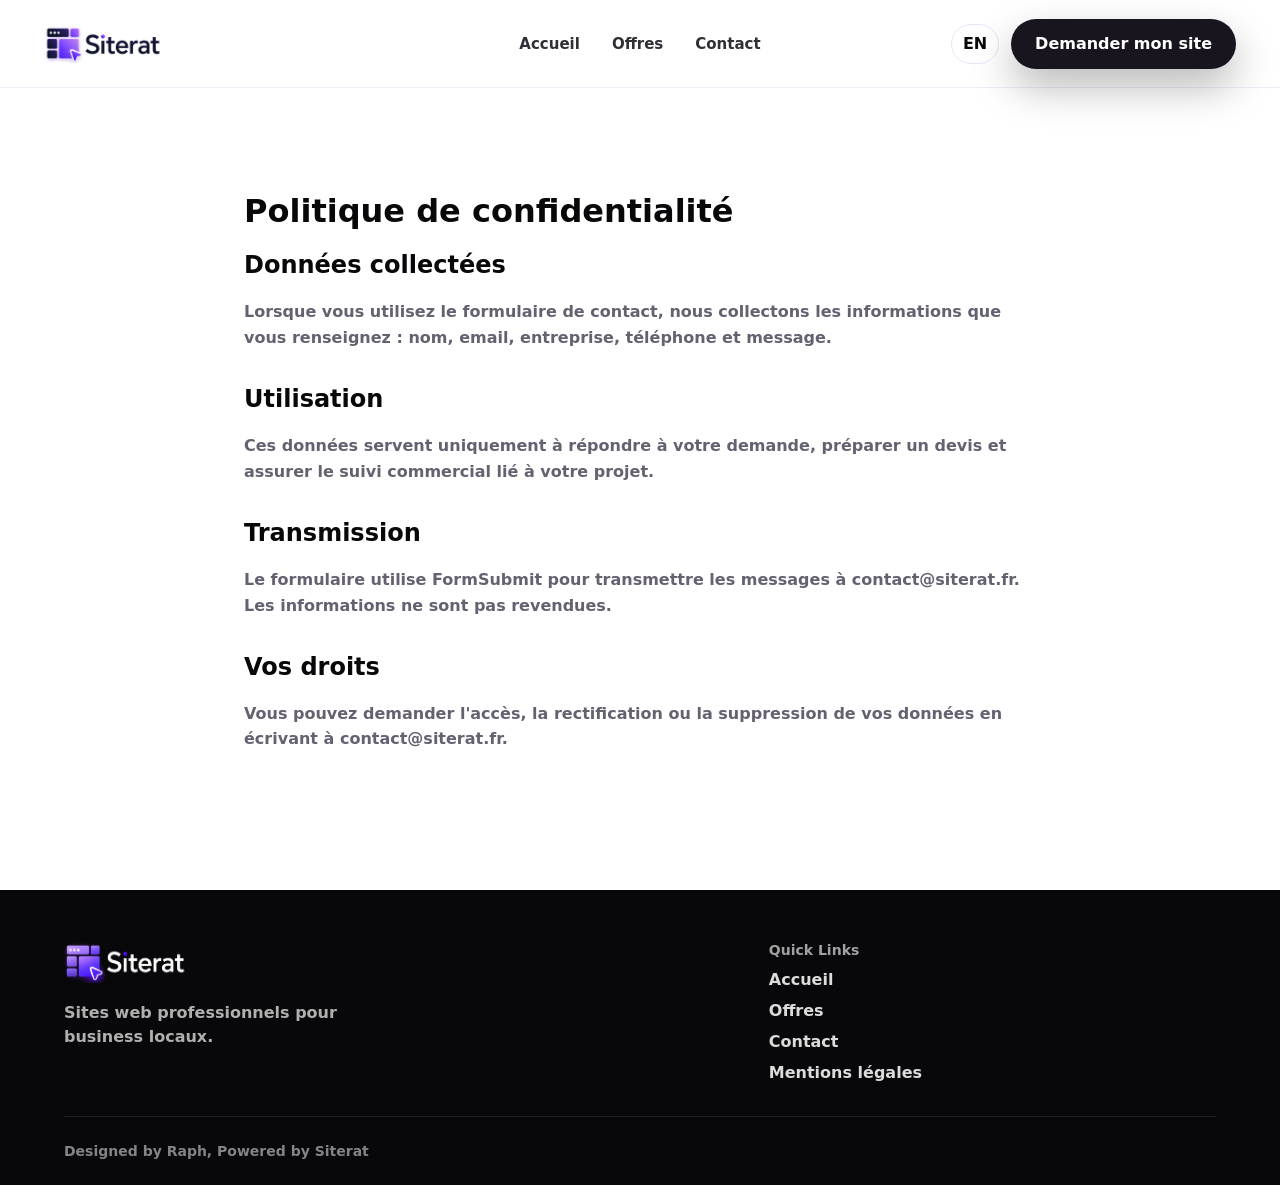
<file: confidentialite.html>
<!doctype html>
<html lang="fr">
  <head>
    <meta charset="utf-8" />
    <meta name="viewport" content="width=device-width, initial-scale=1" />
    <title>Confidentialit&eacute; | Siterat</title>
    <meta name="description" content="Politique de confidentialit&eacute; du site Siterat." />
    <link rel="canonical" href="https://siterat.fr/confidentialite.html" />
    <link rel="icon" href="assets/favicon.svg" type="image/svg+xml" />
    <link rel="stylesheet" href="styles.css" />
  </head>
  <body data-page="privacy">
    <header class="site-header" data-header><a class="brand" href="index.html"><img src="assets/Siterat_logo_white_background.png" alt="Siterat" /></a><button class="menu-button" type="button" aria-label="Menu" aria-expanded="false" data-menu-button><span></span><span></span><span></span></button><nav class="nav-links" data-nav><a href="index.html" data-fr="Accueil" data-en="Home">Accueil</a><a href="pricing.html" data-fr="Offres" data-en="Pricing">Offres</a><a href="contact.html">Contact</a></nav><div class="header-actions"><button class="lang-toggle" type="button" data-lang-toggle>EN</button><a class="button button-dark" href="contact.html"><span data-fr="Demander mon site" data-en="Request my site">Demander mon site</span></a></div></header>
    <main class="section-pad legal-page">
      <h1 data-fr="Politique de confidentialit&eacute;" data-en="Privacy policy">Politique de confidentialit&eacute;</h1>
      <section><h2 data-fr="Donn&eacute;es collect&eacute;es" data-en="Collected data">Donn&eacute;es collect&eacute;es</h2><p data-fr="Lorsque vous utilisez le formulaire de contact, nous collectons les informations que vous renseignez : nom, email, entreprise, t&eacute;l&eacute;phone et message." data-en="When you use the contact form, we collect the information you enter: name, email, company, phone and message.">Lorsque vous utilisez le formulaire de contact, nous collectons les informations que vous renseignez : nom, email, entreprise, t&eacute;l&eacute;phone et message.</p></section>
      <section><h2 data-fr="Utilisation" data-en="Use">Utilisation</h2><p data-fr="Ces donn&eacute;es servent uniquement &agrave; r&eacute;pondre &agrave; votre demande, pr&eacute;parer un devis et assurer le suivi commercial li&eacute; &agrave; votre projet." data-en="This data is only used to answer your request, prepare a quote and manage commercial follow-up related to your project.">Ces donn&eacute;es servent uniquement &agrave; r&eacute;pondre &agrave; votre demande, pr&eacute;parer un devis et assurer le suivi commercial li&eacute; &agrave; votre projet.</p></section>
      <section><h2 data-fr="Transmission" data-en="Transmission">Transmission</h2><p data-fr="Le formulaire utilise FormSubmit pour transmettre les messages &agrave; contact@siterat.fr. Les informations ne sont pas revendues." data-en="The form uses FormSubmit to send messages to contact@siterat.fr. Information is not resold.">Le formulaire utilise FormSubmit pour transmettre les messages &agrave; contact@siterat.fr. Les informations ne sont pas revendues.</p></section>
      <section><h2 data-fr="Vos droits" data-en="Your rights">Vos droits</h2><p data-fr="Vous pouvez demander l'acc&egrave;s, la rectification ou la suppression de vos donn&eacute;es en &eacute;crivant &agrave; contact@siterat.fr." data-en="You can request access, correction or deletion of your data by writing to contact@siterat.fr.">Vous pouvez demander l'acc&egrave;s, la rectification ou la suppression de vos donn&eacute;es en &eacute;crivant &agrave; <a href="mailto:contact@siterat.fr">contact@siterat.fr</a>.</p></section>
    </main>
    <footer class="site-footer"><div><a class="footer-brand" href="index.html"><img src="assets/Siterat_logo_lightblack_background.png" alt="Siterat" /></a><p data-fr="Sites web professionnels pour business locaux." data-en="Professional websites for local businesses.">Sites web professionnels pour business locaux.</p></div><nav class="footer-links"><strong>Quick Links</strong><a href="index.html" data-fr="Accueil" data-en="Home">Accueil</a><a href="pricing.html" data-fr="Offres" data-en="Pricing">Offres</a><a href="contact.html">Contact</a><a href="mentions-legales.html" data-fr="Mentions l&eacute;gales" data-en="Legal notice">Mentions l&eacute;gales</a></nav><div class="footer-bottom"><span>Designed by Raph, Powered by Siterat</span></div></footer>
    <a class="mobile-sticky-cta" href="contact.html" data-fr="Demander mon site" data-en="Request my site">Demander mon site</a>
    <script src="script.js"></script>
  </body>
</html>
</file>
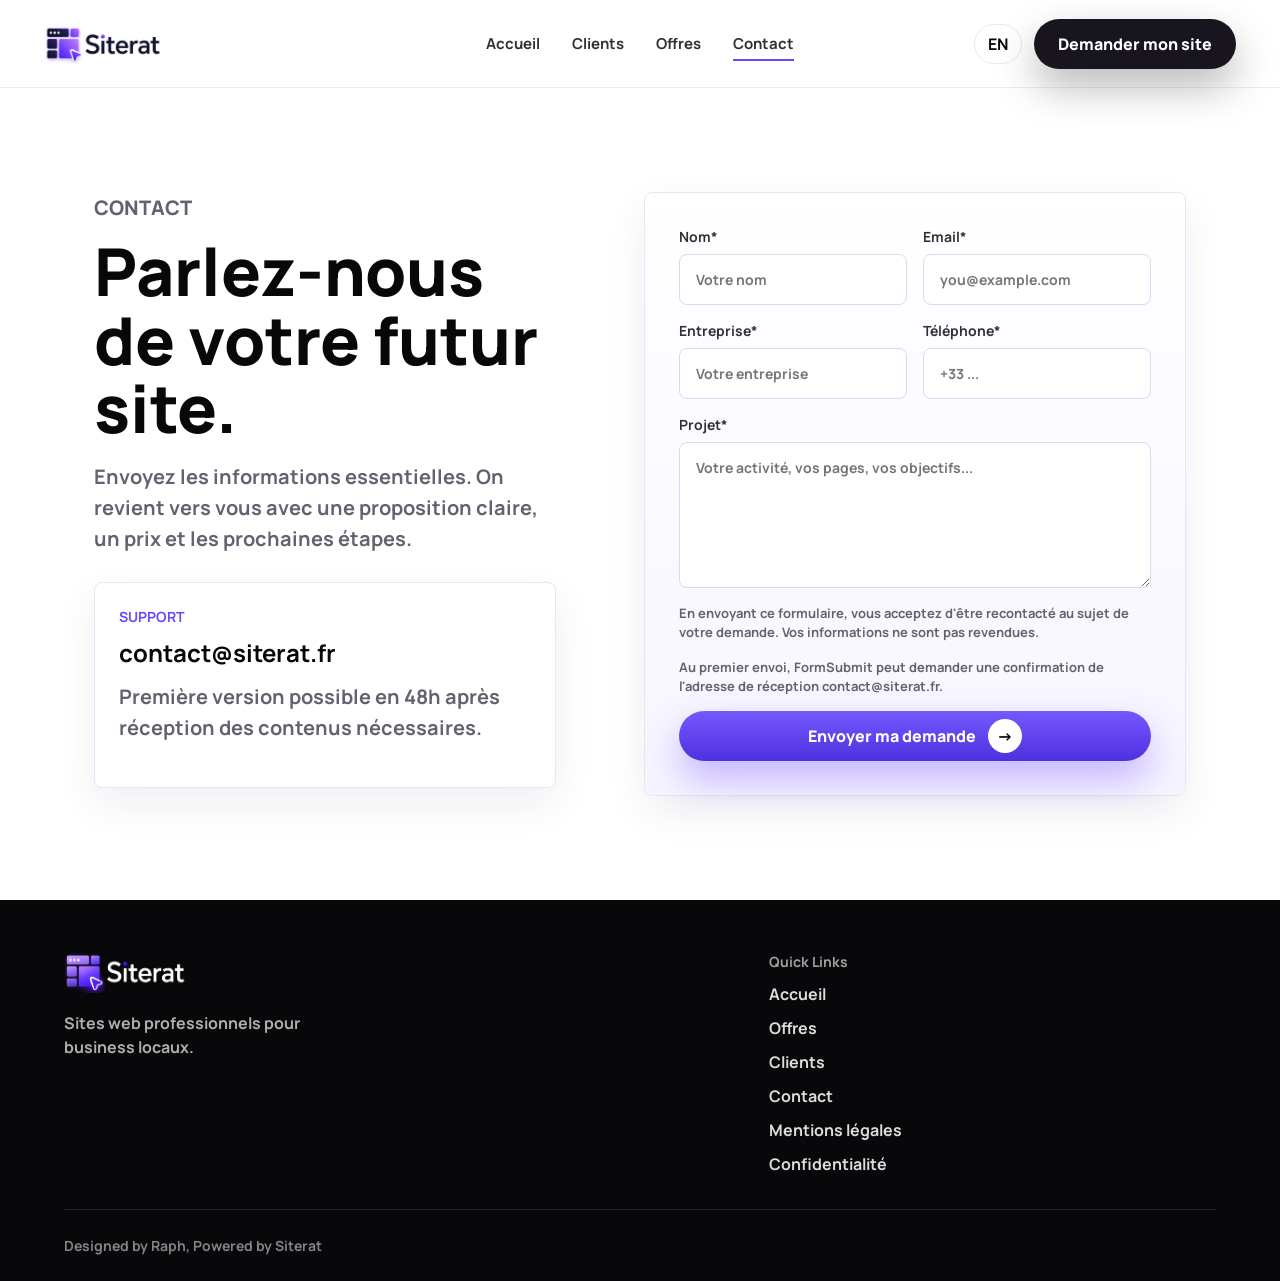
<file: contact.html>
<!doctype html>
<html lang="fr">
  <head>
    <meta charset="utf-8" />
    <meta name="viewport" content="width=device-width, initial-scale=1" />
    <title>Contact | Siterat</title>
    <meta name="description" content="Demandez un devis pour un site web professionnel Siterat. Premi&egrave;re version possible en 48h apr&egrave;s r&eacute;ception des contenus." />
    <link rel="canonical" href="https://siterat.fr/contact.html" />
    <meta name="theme-color" content="#6847ff" />
    <meta property="og:type" content="website" />
    <meta property="og:title" content="Contact | Siterat" />
    <meta property="og:description" content="Parlez-nous de votre futur site web professionnel." />
    <meta property="og:image" content="https://siterat.fr/assets/og-siterat.svg" />
    <link rel="icon" href="assets/favicon.svg" type="image/svg+xml" />
    <link rel="preconnect" href="https://fonts.googleapis.com" />
    <link rel="preconnect" href="https://fonts.gstatic.com" crossorigin />
    <link href="https://fonts.googleapis.com/css2?family=Manrope:wght@500;600;700;800&display=swap" rel="stylesheet" />
    <link rel="stylesheet" href="styles.css" />
  </head>
  <body data-page="contact">
    <header class="site-header" data-header>
      <a class="brand" href="index.html"><img src="assets/Siterat_logo_white_background.png" alt="Siterat" /></a>
      <button class="menu-button" type="button" aria-label="Menu" aria-expanded="false" data-menu-button><span></span><span></span><span></span></button>
      <nav class="nav-links" data-nav><a href="index.html" data-fr="Accueil" data-en="Home">Accueil</a><a href="customers.html" data-fr="Clients" data-en="Customers">Clients</a><a href="pricing.html" data-fr="Offres" data-en="Pricing">Offres</a><a href="contact.html" aria-current="page">Contact</a></nav>
      <div class="header-actions"><button class="lang-toggle" type="button" data-lang-toggle>EN</button><a class="button button-dark" href="contact.html"><span data-fr="Demander mon site" data-en="Request my site">Demander mon site</span></a></div>
    </header>
    <main>
      <section class="contact-hero section-pad">
        <div class="contact-copy reveal">
          <p class="eyebrow">Contact</p>
          <h1 data-fr="Parlez-nous de votre futur site." data-en="Tell us about your future website.">Parlez-nous de votre futur site.</h1>
          <p data-fr="Envoyez les informations essentielles. On revient vers vous avec une proposition claire, un prix et les prochaines &eacute;tapes." data-en="Send the essentials. We'll come back with a clear proposal, a price and next steps.">Envoyez les informations essentielles. On revient vers vous avec une proposition claire, un prix et les prochaines &eacute;tapes.</p>
          <div class="support-card"><span>Support</span><a href="mailto:contact@siterat.fr">contact@siterat.fr</a><p data-fr="Premi&egrave;re version possible en 48h apr&egrave;s r&eacute;ception des contenus n&eacute;cessaires." data-en="First version possible in 48h after receiving the required content.">Premi&egrave;re version possible en 48h apr&egrave;s r&eacute;ception des contenus n&eacute;cessaires.</p></div>
        </div>
        <div>
          <div class="success-banner" data-success-banner data-fr="Message envoy&eacute;. On revient vite vers vous." data-en="Message sent. We'll get back to you soon.">Message envoy&eacute;. On revient vite vers vous.</div>
          <form class="contact-form reveal" action="https://formsubmit.co/contact@siterat.fr" method="POST">
            <input type="hidden" name="_subject" value="Nouvelle demande de site Siterat" />
            <input type="hidden" name="_captcha" value="false" />
            <input type="hidden" name="_template" value="table" />
            <input type="hidden" name="_next" value="https://siterat.fr/contact.html?sent=true" />
            <label class="hp-field">Ne pas remplir<input type="text" name="_honey" tabindex="-1" autocomplete="off" /></label>
            <label><span data-fr="Nom*" data-en="Name*">Nom*</span><input type="text" name="name" data-fr-placeholder="Votre nom" data-en-placeholder="Your name" placeholder="Votre nom" required /></label>
            <label><span>Email*</span><input type="email" name="email" placeholder="you@example.com" required /></label>
            <label><span data-fr="Entreprise*" data-en="Company*">Entreprise*</span><input type="text" name="company" data-fr-placeholder="Votre entreprise" data-en-placeholder="Your company" placeholder="Votre entreprise" required /></label>
            <label><span data-fr="T&eacute;l&eacute;phone*" data-en="Phone*">T&eacute;l&eacute;phone*</span><input type="tel" name="phone" placeholder="+33 ..." required /></label>
            <label class="full-field"><span data-fr="Projet*" data-en="Project*">Projet*</span><textarea name="message" rows="6" data-fr-placeholder="Votre activit&eacute;, vos pages, vos objectifs..." data-en-placeholder="Your business, pages, goals..." placeholder="Votre activit&eacute;, vos pages, vos objectifs..." required></textarea></label>
            <p class="form-note" data-fr="En envoyant ce formulaire, vous acceptez d'&ecirc;tre recontact&eacute; au sujet de votre demande. Vos informations ne sont pas revendues." data-en="By sending this form, you agree to be contacted about your request. Your information is not sold.">En envoyant ce formulaire, vous acceptez d'&ecirc;tre recontact&eacute; au sujet de votre demande. Vos informations ne sont pas revendues.</p>
            <p class="form-note" data-fr="Au premier envoi, FormSubmit peut demander une confirmation de l'adresse de r&eacute;ception contact@siterat.fr." data-en="On first submission, FormSubmit may ask to confirm the receiving address contact@siterat.fr.">Au premier envoi, FormSubmit peut demander une confirmation de l'adresse de r&eacute;ception contact@siterat.fr.</p>
            <button class="button button-violet form-button" type="submit"><span data-fr="Envoyer ma demande" data-en="Send my request">Envoyer ma demande</span><i aria-hidden="true">&rarr;</i></button>
          </form>
        </div>
      </section>
    </main>
    <footer class="site-footer"><div><a class="footer-brand" href="index.html"><img src="assets/Siterat_logo_lightblack_background.png" alt="Siterat" /></a><p data-fr="Sites web professionnels pour business locaux." data-en="Professional websites for local businesses.">Sites web professionnels pour business locaux.</p></div><nav class="footer-links"><strong>Quick Links</strong><a href="index.html" data-fr="Accueil" data-en="Home">Accueil</a><a href="pricing.html" data-fr="Offres" data-en="Pricing">Offres</a><a href="customers.html" data-fr="Clients" data-en="Customers">Clients</a><a href="contact.html">Contact</a><a href="mentions-legales.html" data-fr="Mentions l&eacute;gales" data-en="Legal notice">Mentions l&eacute;gales</a><a href="confidentialite.html" data-fr="Confidentialit&eacute;" data-en="Privacy">Confidentialit&eacute;</a></nav><div class="footer-bottom"><span>Designed by Raph, Powered by Siterat</span></div></footer>
    <a class="mobile-sticky-cta" href="contact.html" data-fr="Demander mon site" data-en="Request my site">Demander mon site</a>
    <script src="script.js"></script>
  </body>
</html>
</file>
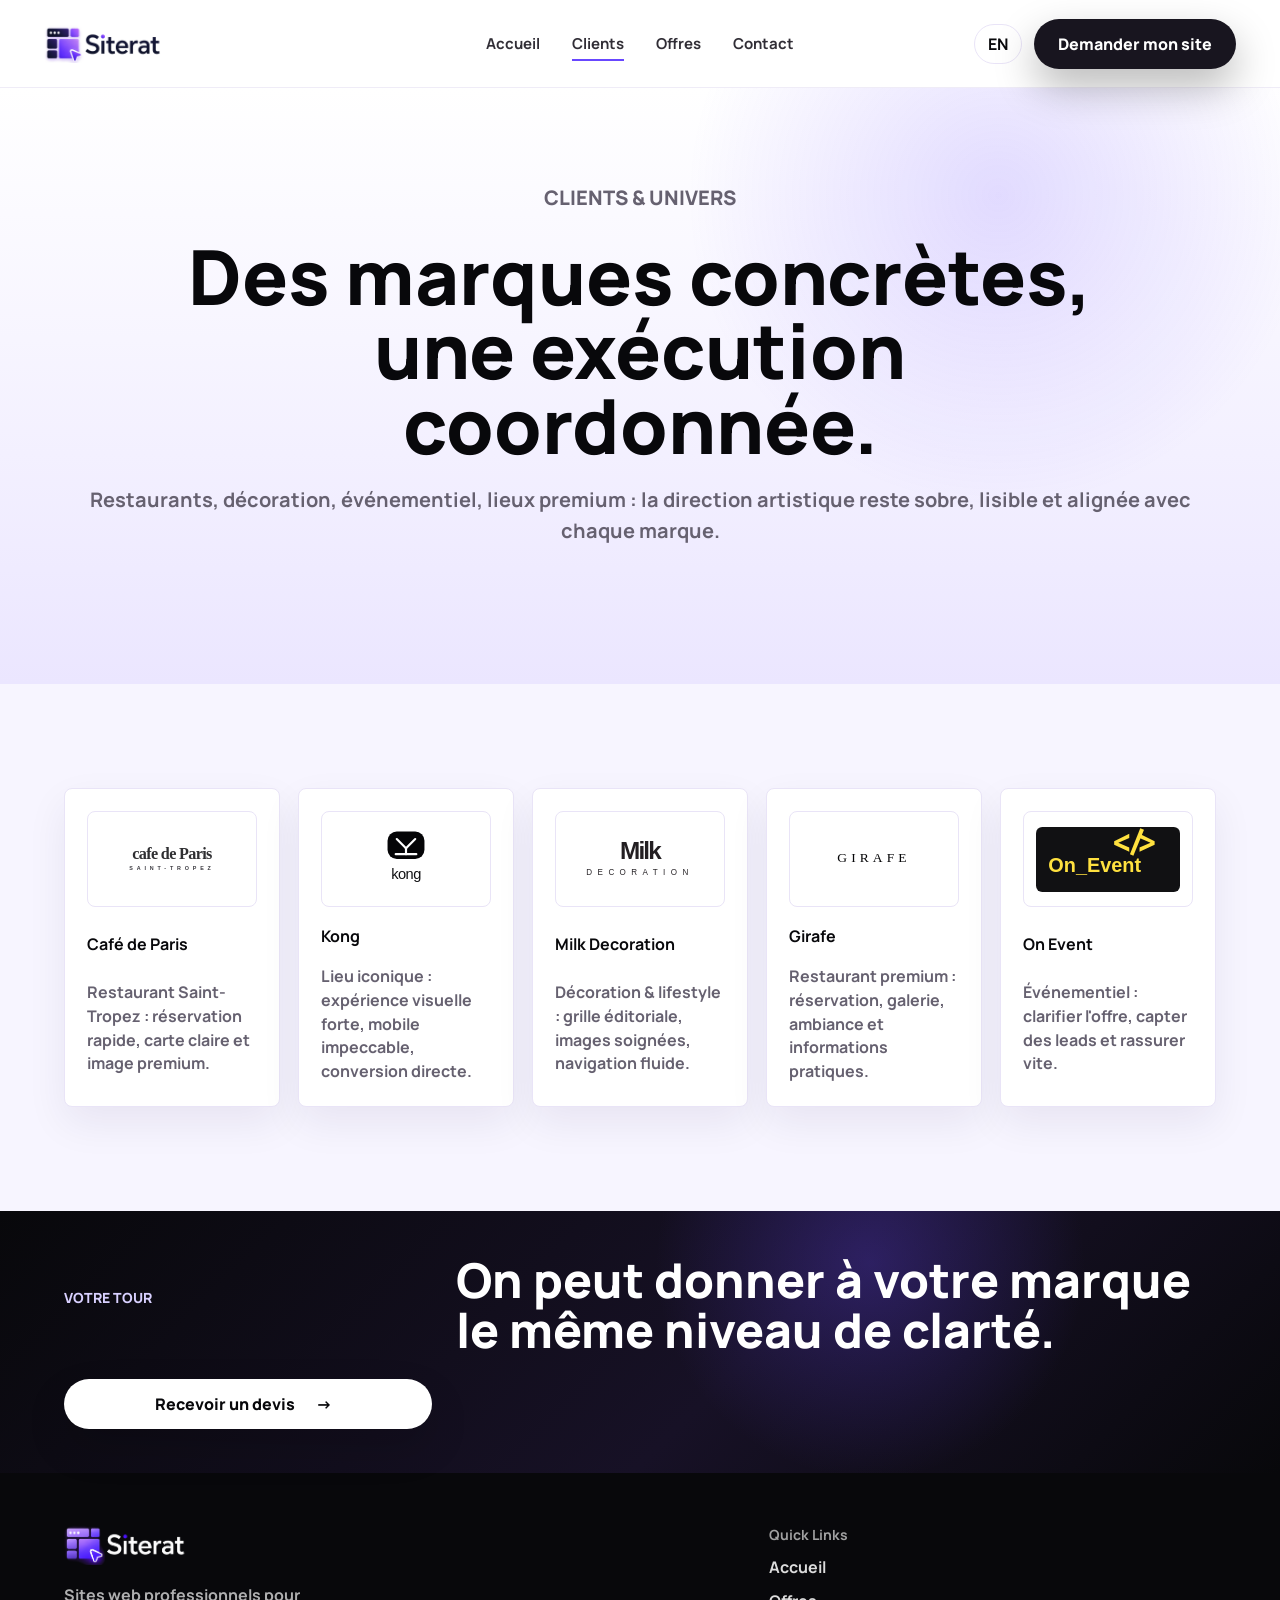
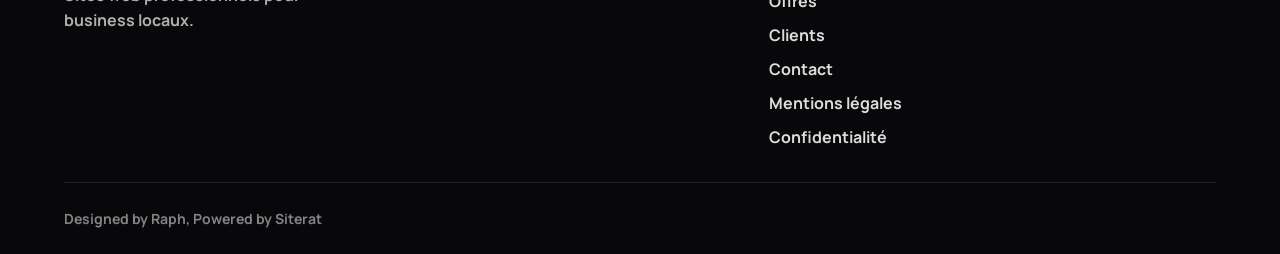
<file: customers.html>
<!doctype html>
<html lang="fr">
  <head>
    <meta charset="utf-8" />
    <meta name="viewport" content="width=device-width, initial-scale=1" />
    <title>Clients | Siterat</title>
    <meta name="description" content="Logos, univers clients et exemples de sites professionnels coordonn&eacute;s par Siterat." />
    <link rel="canonical" href="https://siterat.fr/customers.html" />
    <meta property="og:title" content="Clients | Siterat" />
    <meta property="og:description" content="Des univers concrets pour restaurants, lieux premium, d&eacute;coration et &eacute;v&eacute;nementiel." />
    <meta property="og:image" content="https://siterat.fr/assets/og-siterat.svg" />
    <link rel="icon" href="assets/favicon.svg" type="image/svg+xml" />
    <link rel="preconnect" href="https://fonts.googleapis.com" />
    <link rel="preconnect" href="https://fonts.gstatic.com" crossorigin />
    <link href="https://fonts.googleapis.com/css2?family=Manrope:wght@500;600;700;800&display=swap" rel="stylesheet" />
    <link rel="stylesheet" href="styles.css" />
  </head>
  <body data-page="customers">
    <header class="site-header" data-header><a class="brand" href="index.html"><img src="assets/Siterat_logo_white_background.png" alt="Siterat" /></a><button class="menu-button" type="button" aria-label="Menu" aria-expanded="false" data-menu-button><span></span><span></span><span></span></button><nav class="nav-links" data-nav><a href="index.html" data-fr="Accueil" data-en="Home">Accueil</a><a href="customers.html" aria-current="page" data-fr="Clients" data-en="Customers">Clients</a><a href="pricing.html" data-fr="Offres" data-en="Pricing">Offres</a><a href="contact.html">Contact</a></nav><div class="header-actions"><button class="lang-toggle" type="button" data-lang-toggle>EN</button><a class="button button-dark" href="contact.html"><span data-fr="Demander mon site" data-en="Request my site">Demander mon site</span></a></div></header>
    <main>
      <section class="page-hero"><div class="page-hero-inner reveal"><p class="eyebrow" data-fr="Clients &amp; univers" data-en="Clients &amp; worlds">Clients &amp; univers</p><h1 data-fr="Des marques concr&egrave;tes, une ex&eacute;cution coordonn&eacute;e." data-en="Real brands, coordinated execution.">Des marques concr&egrave;tes, une ex&eacute;cution coordonn&eacute;e.</h1><p data-fr="Restaurants, d&eacute;coration, &eacute;v&eacute;nementiel, lieux premium : la direction artistique reste sobre, lisible et align&eacute;e avec chaque marque." data-en="Restaurants, decor, events, premium venues: art direction stays clean, readable and aligned with each brand.">Restaurants, d&eacute;coration, &eacute;v&eacute;nementiel, lieux premium : la direction artistique reste sobre, lisible et align&eacute;e avec chaque marque.</p></div></section>
      <section class="logo-wall section-pad"><div class="customer-grid">
        <article class="customer-card reveal"><img src="assets/logo-cafe-de-paris.svg" alt="Caf&eacute; de Paris" /><strong>Caf&eacute; de Paris</strong><p data-fr="Restaurant Saint-Tropez : r&eacute;servation rapide, carte claire et image premium." data-en="Saint-Tropez restaurant: fast booking, clear menu and premium image.">Restaurant Saint-Tropez : r&eacute;servation rapide, carte claire et image premium.</p></article>
        <article class="customer-card reveal"><img src="assets/logo-kong.svg" alt="Kong" /><strong>Kong</strong><p data-fr="Lieu iconique : exp&eacute;rience visuelle forte, mobile impeccable, conversion directe." data-en="Iconic venue: strong visual experience, flawless mobile and direct conversion.">Lieu iconique : exp&eacute;rience visuelle forte, mobile impeccable, conversion directe.</p></article>
        <article class="customer-card reveal"><img src="assets/logo-milk-decoration.svg" alt="Milk Decoration" /><strong>Milk Decoration</strong><p data-fr="D&eacute;coration &amp; lifestyle : grille &eacute;ditoriale, images soign&eacute;es, navigation fluide." data-en="Decor and lifestyle: editorial grid, polished imagery and fluid navigation.">D&eacute;coration &amp; lifestyle : grille &eacute;ditoriale, images soign&eacute;es, navigation fluide.</p></article>
        <article class="customer-card reveal"><img src="assets/logo-girafe.svg" alt="Girafe" /><strong>Girafe</strong><p data-fr="Restaurant premium : r&eacute;servation, galerie, ambiance et informations pratiques." data-en="Premium restaurant: booking, gallery, atmosphere and practical info.">Restaurant premium : r&eacute;servation, galerie, ambiance et informations pratiques.</p></article>
        <article class="customer-card reveal"><img src="assets/logo-on-event-colored.svg" alt="On Event" /><strong>On Event</strong><p data-fr="&Eacute;v&eacute;nementiel : clarifier l'offre, capter des leads et rassurer vite." data-en="Events: clarify the offer, capture leads and build trust fast.">&Eacute;v&eacute;nementiel : clarifier l'offre, capter des leads et rassurer vite.</p></article>
      </div></section>
      <section class="bottom-cta"><div class="bottom-cta-inner reveal"><p class="eyebrow" data-fr="Votre tour" data-en="Your turn">Votre tour</p><h2 data-fr="On peut donner &agrave; votre marque le m&ecirc;me niveau de clart&eacute;." data-en="We can give your brand the same level of clarity.">On peut donner &agrave; votre marque le m&ecirc;me niveau de clart&eacute;.</h2><a class="button button-light" href="contact.html"><span data-fr="Recevoir un devis" data-en="Get a quote">Recevoir un devis</span><i aria-hidden="true">&rarr;</i></a></div></section>
    </main>
    <footer class="site-footer"><div><a class="footer-brand" href="index.html"><img src="assets/Siterat_logo_lightblack_background.png" alt="Siterat" /></a><p data-fr="Sites web professionnels pour business locaux." data-en="Professional websites for local businesses.">Sites web professionnels pour business locaux.</p></div><nav class="footer-links"><strong>Quick Links</strong><a href="index.html" data-fr="Accueil" data-en="Home">Accueil</a><a href="pricing.html" data-fr="Offres" data-en="Pricing">Offres</a><a href="customers.html" data-fr="Clients" data-en="Customers">Clients</a><a href="contact.html">Contact</a><a href="mentions-legales.html" data-fr="Mentions l&eacute;gales" data-en="Legal notice">Mentions l&eacute;gales</a><a href="confidentialite.html" data-fr="Confidentialit&eacute;" data-en="Privacy">Confidentialit&eacute;</a></nav><div class="footer-bottom"><span>Designed by Raph, Powered by Siterat</span></div></footer>
    <a class="mobile-sticky-cta" href="contact.html" data-fr="Demander mon site" data-en="Request my site">Demander mon site</a>
    <script src="script.js"></script>
  </body>
</html>
</file>
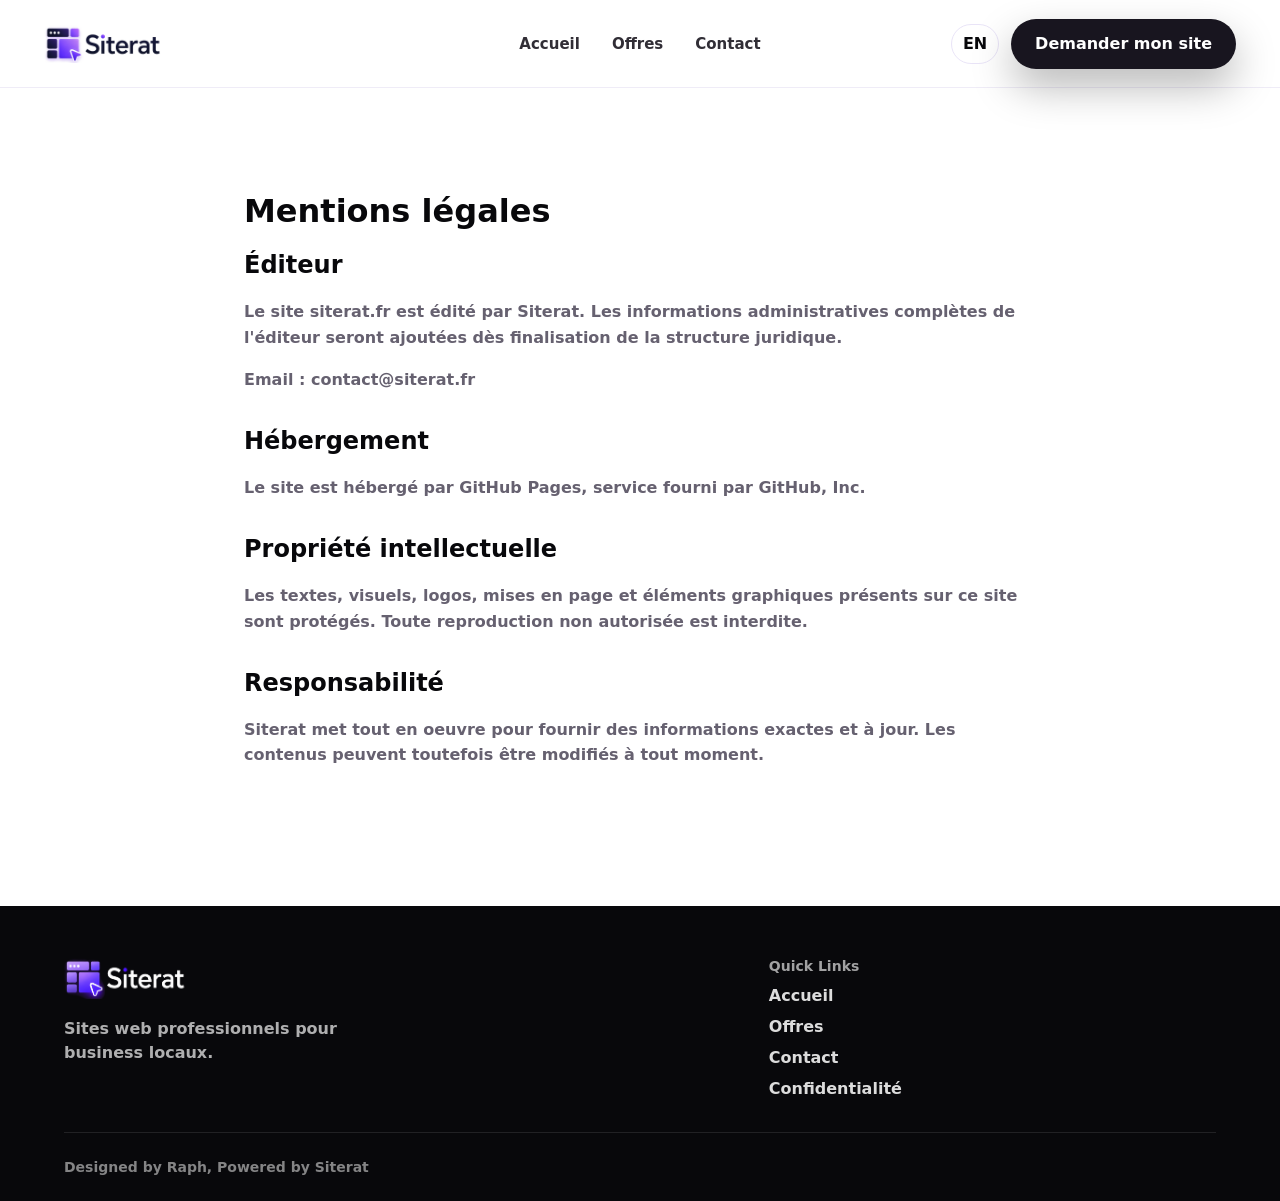
<file: mentions-legales.html>
<!doctype html>
<html lang="fr">
  <head>
    <meta charset="utf-8" />
    <meta name="viewport" content="width=device-width, initial-scale=1" />
    <title>Mentions l&eacute;gales | Siterat</title>
    <meta name="description" content="Mentions l&eacute;gales du site Siterat." />
    <link rel="canonical" href="https://siterat.fr/mentions-legales.html" />
    <link rel="icon" href="assets/favicon.svg" type="image/svg+xml" />
    <link rel="stylesheet" href="styles.css" />
  </head>
  <body data-page="legal">
    <header class="site-header" data-header><a class="brand" href="index.html"><img src="assets/Siterat_logo_white_background.png" alt="Siterat" /></a><button class="menu-button" type="button" aria-label="Menu" aria-expanded="false" data-menu-button><span></span><span></span><span></span></button><nav class="nav-links" data-nav><a href="index.html" data-fr="Accueil" data-en="Home">Accueil</a><a href="pricing.html" data-fr="Offres" data-en="Pricing">Offres</a><a href="contact.html">Contact</a></nav><div class="header-actions"><button class="lang-toggle" type="button" data-lang-toggle>EN</button><a class="button button-dark" href="contact.html"><span data-fr="Demander mon site" data-en="Request my site">Demander mon site</span></a></div></header>
    <main class="section-pad legal-page">
      <h1 data-fr="Mentions l&eacute;gales" data-en="Legal notice">Mentions l&eacute;gales</h1>
      <section><h2 data-fr="&Eacute;diteur" data-en="Publisher">&Eacute;diteur</h2><p data-fr="Le site siterat.fr est &eacute;dit&eacute; par Siterat. Les informations administratives compl&egrave;tes de l'&eacute;diteur seront ajout&eacute;es d&egrave;s finalisation de la structure juridique." data-en="The siterat.fr website is published by Siterat. Full administrative publisher details will be added once the legal structure is finalized.">Le site siterat.fr est &eacute;dit&eacute; par Siterat. Les informations administratives compl&egrave;tes de l'&eacute;diteur seront ajout&eacute;es d&egrave;s finalisation de la structure juridique.</p><p>Email : <a href="mailto:contact@siterat.fr">contact@siterat.fr</a></p></section>
      <section><h2 data-fr="H&eacute;bergement" data-en="Hosting">H&eacute;bergement</h2><p data-fr="Le site est h&eacute;berg&eacute; par GitHub Pages, service fourni par GitHub, Inc." data-en="The website is hosted by GitHub Pages, a service provided by GitHub, Inc.">Le site est h&eacute;berg&eacute; par GitHub Pages, service fourni par GitHub, Inc.</p></section>
      <section><h2 data-fr="Propri&eacute;t&eacute; intellectuelle" data-en="Intellectual property">Propri&eacute;t&eacute; intellectuelle</h2><p data-fr="Les textes, visuels, logos, mises en page et &eacute;l&eacute;ments graphiques pr&eacute;sents sur ce site sont prot&eacute;g&eacute;s. Toute reproduction non autoris&eacute;e est interdite." data-en="Texts, visuals, logos, layouts and graphic elements on this website are protected. Unauthorized reproduction is prohibited.">Les textes, visuels, logos, mises en page et &eacute;l&eacute;ments graphiques pr&eacute;sents sur ce site sont prot&eacute;g&eacute;s. Toute reproduction non autoris&eacute;e est interdite.</p></section>
      <section><h2 data-fr="Responsabilit&eacute;" data-en="Liability">Responsabilit&eacute;</h2><p data-fr="Siterat met tout en oeuvre pour fournir des informations exactes et &agrave; jour. Les contenus peuvent toutefois &ecirc;tre modifi&eacute;s &agrave; tout moment." data-en="Siterat makes every effort to provide accurate and up-to-date information. Content may be modified at any time.">Siterat met tout en oeuvre pour fournir des informations exactes et &agrave; jour. Les contenus peuvent toutefois &ecirc;tre modifi&eacute;s &agrave; tout moment.</p></section>
    </main>
    <footer class="site-footer"><div><a class="footer-brand" href="index.html"><img src="assets/Siterat_logo_lightblack_background.png" alt="Siterat" /></a><p data-fr="Sites web professionnels pour business locaux." data-en="Professional websites for local businesses.">Sites web professionnels pour business locaux.</p></div><nav class="footer-links"><strong>Quick Links</strong><a href="index.html" data-fr="Accueil" data-en="Home">Accueil</a><a href="pricing.html" data-fr="Offres" data-en="Pricing">Offres</a><a href="contact.html">Contact</a><a href="confidentialite.html" data-fr="Confidentialit&eacute;" data-en="Privacy">Confidentialit&eacute;</a></nav><div class="footer-bottom"><span>Designed by Raph, Powered by Siterat</span></div></footer>
    <a class="mobile-sticky-cta" href="contact.html" data-fr="Demander mon site" data-en="Request my site">Demander mon site</a>
    <script src="script.js"></script>
  </body>
</html>
</file>
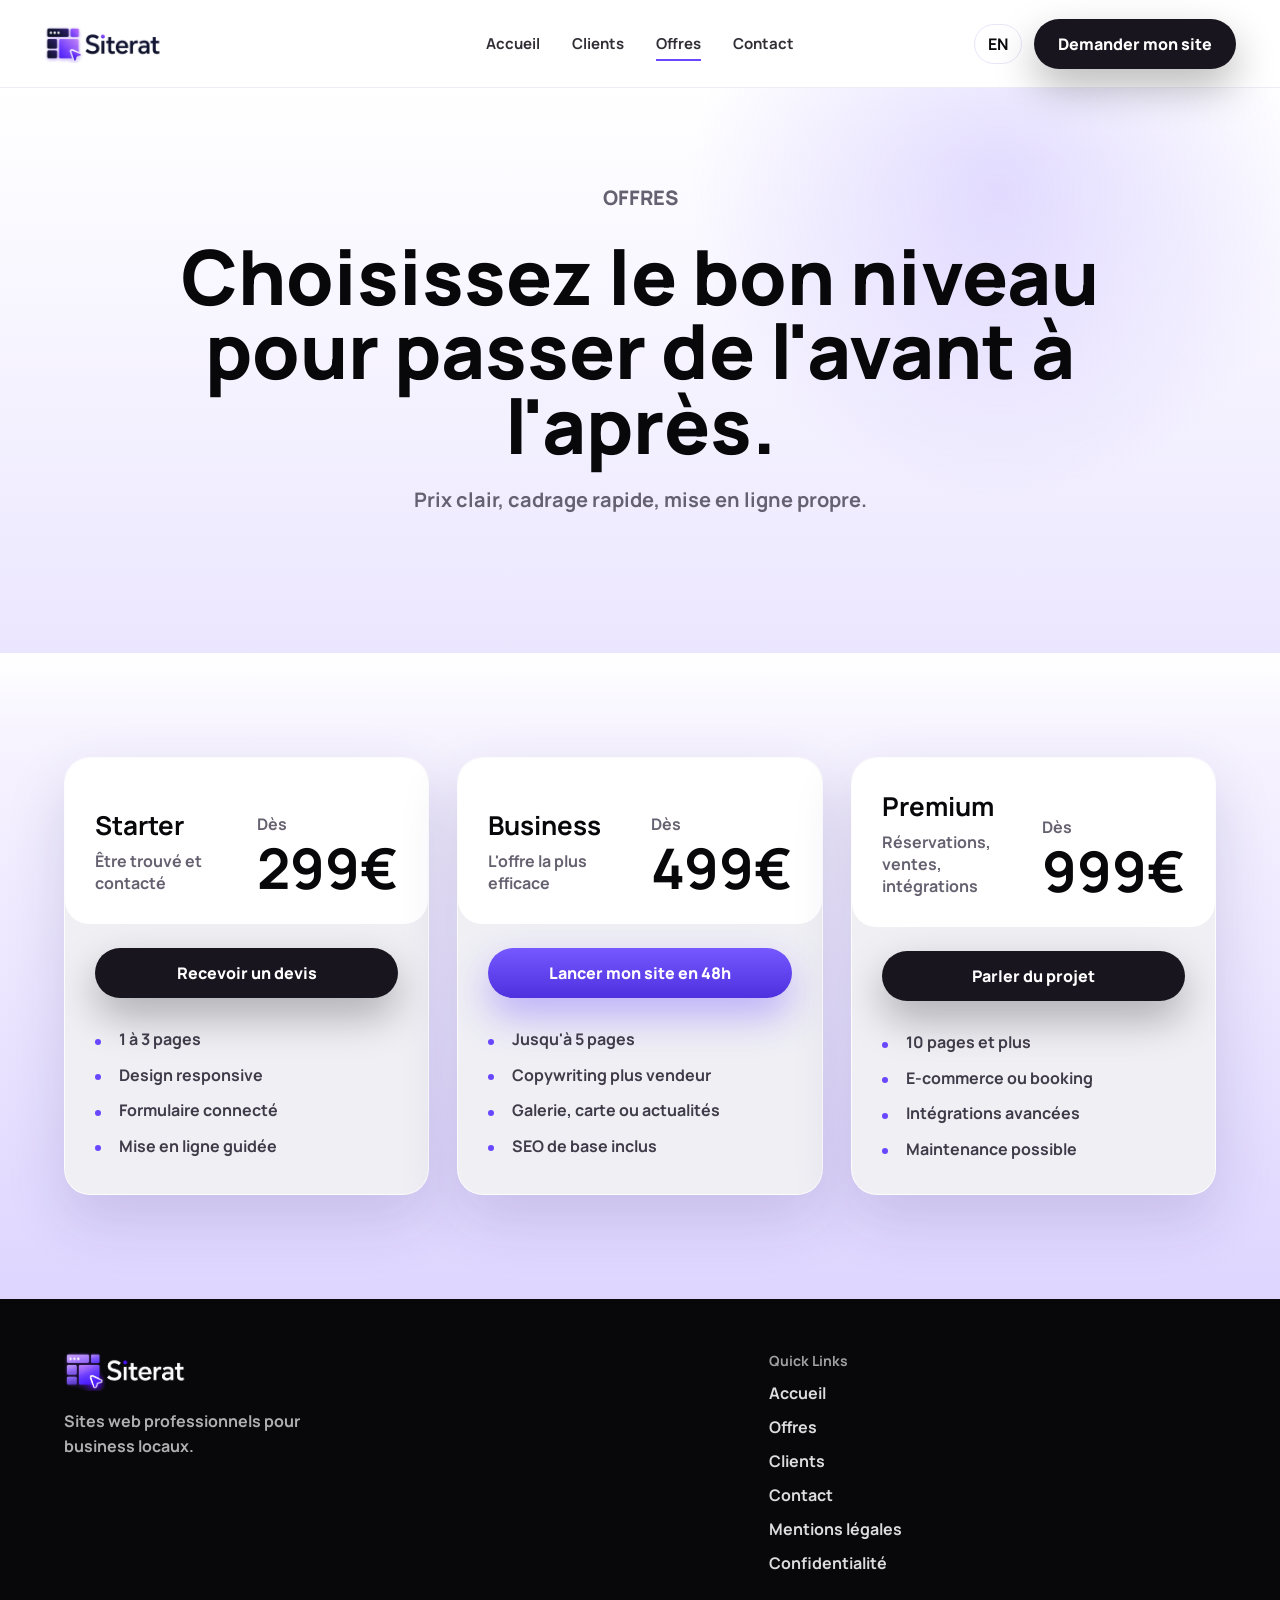
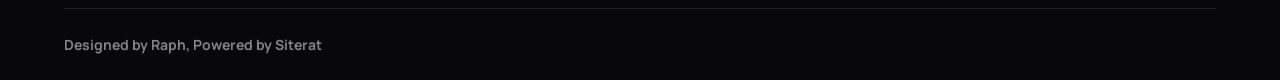
<file: pricing.html>
<!doctype html>
<html lang="fr">
  <head>
    <meta charset="utf-8" />
    <meta name="viewport" content="width=device-width, initial-scale=1" />
    <title>Offres | Siterat</title>
    <meta name="description" content="Offres Siterat pour cr&eacute;er un site web professionnel rapidement : Starter, Business et Premium." />
    <link rel="canonical" href="https://siterat.fr/pricing.html" />
    <meta property="og:title" content="Offres | Siterat" />
    <meta property="og:description" content="Des packs clairs &agrave; partir de 299&euro; pour lancer votre site professionnel." />
    <meta property="og:image" content="https://siterat.fr/assets/og-siterat.svg" />
    <link rel="icon" href="assets/favicon.svg" type="image/svg+xml" />
    <link rel="preconnect" href="https://fonts.googleapis.com" />
    <link rel="preconnect" href="https://fonts.gstatic.com" crossorigin />
    <link href="https://fonts.googleapis.com/css2?family=Manrope:wght@500;600;700;800&display=swap" rel="stylesheet" />
    <link rel="stylesheet" href="styles.css" />
  </head>
  <body data-page="pricing">
    <header class="site-header" data-header><a class="brand" href="index.html"><img src="assets/Siterat_logo_white_background.png" alt="Siterat" /></a><button class="menu-button" type="button" aria-label="Menu" aria-expanded="false" data-menu-button><span></span><span></span><span></span></button><nav class="nav-links" data-nav><a href="index.html" data-fr="Accueil" data-en="Home">Accueil</a><a href="customers.html" data-fr="Clients" data-en="Customers">Clients</a><a href="pricing.html" aria-current="page" data-fr="Offres" data-en="Pricing">Offres</a><a href="contact.html">Contact</a></nav><div class="header-actions"><button class="lang-toggle" type="button" data-lang-toggle>EN</button><a class="button button-dark" href="contact.html"><span data-fr="Demander mon site" data-en="Request my site">Demander mon site</span></a></div></header>
    <main>
      <section class="page-hero"><div class="page-hero-inner reveal"><p class="eyebrow" data-fr="Offres" data-en="Plans">Offres</p><h1 data-fr="Choisissez le bon niveau pour passer de l'avant &agrave; l'apr&egrave;s." data-en="Choose the right level to move from before to after.">Choisissez le bon niveau pour passer de l'avant &agrave; l'apr&egrave;s.</h1><p data-fr="Prix clair, cadrage rapide, mise en ligne propre." data-en="Clear pricing, fast structure, clean launch.">Prix clair, cadrage rapide, mise en ligne propre.</p></div></section>
      <section class="pricing-section section-pad"><div class="pricing-grid">
        <article class="price-card reveal"><div class="price-head"><div><h3>Starter</h3><p data-fr="&Ecirc;tre trouv&eacute; et contact&eacute;" data-en="Get found and contacted">&Ecirc;tre trouv&eacute; et contact&eacute;</p></div><div class="price"><span data-fr="D&egrave;s" data-en="From">D&egrave;s</span><strong>299&euro;</strong></div></div><a class="button button-dark full" href="contact.html"><span data-fr="Recevoir un devis" data-en="Get a quote">Recevoir un devis</span></a><ul><li data-fr="1 &agrave; 3 pages" data-en="1 to 3 pages">1 &agrave; 3 pages</li><li>Design responsive</li><li data-fr="Formulaire connect&eacute;" data-en="Connected form">Formulaire connect&eacute;</li><li data-fr="Mise en ligne guid&eacute;e" data-en="Guided launch">Mise en ligne guid&eacute;e</li></ul></article>
        <article class="price-card featured reveal"><div class="price-head"><div><h3>Business</h3><p data-fr="L'offre la plus efficace" data-en="The most efficient plan">L'offre la plus efficace</p></div><div class="price"><span data-fr="D&egrave;s" data-en="From">D&egrave;s</span><strong>499&euro;</strong></div></div><a class="button button-violet full" href="contact.html"><span data-fr="Lancer mon site en 48h" data-en="Launch my site in 48h">Lancer mon site en 48h</span></a><ul><li data-fr="Jusqu'&agrave; 5 pages" data-en="Up to 5 pages">Jusqu'&agrave; 5 pages</li><li>Copywriting plus vendeur</li><li data-fr="Galerie, carte ou actualit&eacute;s" data-en="Gallery, map or news">Galerie, carte ou actualit&eacute;s</li><li>SEO de base inclus</li></ul></article>
        <article class="price-card reveal"><div class="price-head"><div><h3>Premium</h3><p data-fr="R&eacute;servations, ventes, int&eacute;grations" data-en="Bookings, sales, integrations">R&eacute;servations, ventes, int&eacute;grations</p></div><div class="price"><span data-fr="D&egrave;s" data-en="From">D&egrave;s</span><strong>999&euro;</strong></div></div><a class="button button-dark full" href="contact.html"><span data-fr="Parler du projet" data-en="Discuss the project">Parler du projet</span></a><ul><li>10 pages et plus</li><li>E-commerce ou booking</li><li data-fr="Int&eacute;grations avanc&eacute;es" data-en="Advanced integrations">Int&eacute;grations avanc&eacute;es</li><li>Maintenance possible</li></ul></article>
      </div></section>
    </main>
    <footer class="site-footer"><div><a class="footer-brand" href="index.html"><img src="assets/Siterat_logo_lightblack_background.png" alt="Siterat" /></a><p data-fr="Sites web professionnels pour business locaux." data-en="Professional websites for local businesses.">Sites web professionnels pour business locaux.</p></div><nav class="footer-links"><strong>Quick Links</strong><a href="index.html" data-fr="Accueil" data-en="Home">Accueil</a><a href="pricing.html" data-fr="Offres" data-en="Pricing">Offres</a><a href="customers.html" data-fr="Clients" data-en="Customers">Clients</a><a href="contact.html">Contact</a><a href="mentions-legales.html" data-fr="Mentions l&eacute;gales" data-en="Legal notice">Mentions l&eacute;gales</a><a href="confidentialite.html" data-fr="Confidentialit&eacute;" data-en="Privacy">Confidentialit&eacute;</a></nav><div class="footer-bottom"><span>Designed by Raph, Powered by Siterat</span></div></footer>
    <a class="mobile-sticky-cta" href="contact.html" data-fr="Demander mon site" data-en="Request my site">Demander mon site</a>
    <script src="script.js"></script>
  </body>
</html>
</file>
<file: styles.css>
:root {
  --ink: #08080b;
  --ink-2: #18151f;
  --muted: #666170;
  --paper: #fff;
  --soft: #f7f5ff;
  --line: #e9e4f7;
  --lavender: #ded5ff;
  --violet: #6847ff;
  --violet-2: #4e31de;
  --yellow: #ffe13f;
  --radius: 8px;
  --shadow-soft: 0 24px 60px rgba(52, 38, 115, 0.16);
  --shadow-dark: 0 18px 42px rgba(0, 0, 0, 0.28);
}

* { box-sizing: border-box; }
html { scroll-behavior: smooth; }
body {
  margin: 0;
  color: var(--ink);
  background: var(--paper);
  font-family: Manrope, Inter, system-ui, -apple-system, BlinkMacSystemFont, "Segoe UI", sans-serif;
  font-weight: 700;
  letter-spacing: 0;
}
img { display: block; max-width: 100%; }
a { color: inherit; text-decoration: none; }
button, input, textarea { font: inherit; }
a:focus-visible, button:focus-visible, input:focus-visible, textarea:focus-visible, summary:focus-visible {
  outline: 3px solid rgba(104, 71, 255, 0.36);
  outline-offset: 3px;
}

.site-header {
  position: sticky;
  top: 0;
  z-index: 30;
  display: grid;
  grid-template-columns: 1fr auto 1fr;
  align-items: center;
  gap: 24px;
  min-height: 88px;
  padding: 16px clamp(20px, 4vw, 44px);
  background: rgba(255, 255, 255, 0.92);
  border-bottom: 1px solid rgba(238, 234, 247, 0.9);
  backdrop-filter: blur(18px);
}
.brand img { width: auto; max-width: 120px; max-height: 42px; object-fit: contain; }
.nav-links { display: flex; align-items: center; justify-content: center; gap: clamp(18px, 3vw, 32px); color: #312e36; font-size: 15px; }
.nav-links a { position: relative; padding: 10px 0; }
.nav-links a::after { position: absolute; right: 0; bottom: 3px; left: 0; height: 2px; content: ""; background: var(--violet); transform: scaleX(0); transition: transform 180ms ease; }
.nav-links a:hover::after, .nav-links a[aria-current="page"]::after { transform: scaleX(1); }
.header-actions { display: flex; justify-self: end; align-items: center; gap: 12px; }
.lang-toggle { width: 48px; height: 40px; border: 1px solid var(--line); border-radius: 999px; color: var(--ink); background: #fff; cursor: pointer; }
.menu-button { display: none; justify-self: end; width: 46px; height: 46px; border: 1px solid var(--line); border-radius: 999px; background: #fff; }
.menu-button span { display: block; width: 18px; height: 2px; margin: 4px auto; background: var(--ink); border-radius: 10px; }

.button {
  display: inline-flex;
  align-items: center;
  justify-content: center;
  gap: 12px;
  min-height: 50px;
  padding: 0 24px;
  border: 0;
  border-radius: 999px;
  cursor: pointer;
  font-weight: 800;
  line-height: 1;
  transition: transform 180ms ease, box-shadow 180ms ease;
}
.button:hover { transform: translateY(-2px); }
.button i { display: grid; width: 34px; height: 34px; place-items: center; color: var(--ink); background: #fff; border-radius: 999px; font-style: normal; }
.button-dark { color: #fff; background: var(--ink-2); box-shadow: var(--shadow-dark); }
.button-violet { color: #fff; background: linear-gradient(180deg, #7658ff, var(--violet-2)); box-shadow: 0 18px 38px rgba(104, 71, 255, 0.38); }
.button-light { color: var(--ink); background: #fff; box-shadow: 0 18px 42px rgba(0, 0, 0, 0.14); }

.hero, .page-hero {
  position: relative;
  overflow: hidden;
  background:
    radial-gradient(circle at 78% 18%, rgba(104, 71, 255, 0.18), transparent 28%),
    linear-gradient(180deg, #fff 0%, #f7f5ff 42%, #ebe6ff 100%);
}
.hero-home {
  display: grid;
  grid-template-columns: minmax(0, 0.92fr) minmax(360px, 1.08fr);
  gap: clamp(34px, 6vw, 78px);
  align-items: center;
  min-height: calc(100vh - 88px);
  padding: 74px clamp(18px, 5vw, 64px) 88px;
}
.hero-copy { max-width: 720px; }
.announcement {
  display: inline-flex;
  align-items: center;
  gap: 10px;
  padding: 6px 14px 6px 6px;
  color: #211f27;
  background: rgba(255, 255, 255, 0.94);
  border: 1px solid #e9e3fb;
  border-radius: 999px;
  box-shadow: 0 14px 34px rgba(71, 53, 148, 0.16);
  font-size: 14px;
}
.announcement strong { padding: 6px 11px; color: var(--ink); background: var(--yellow); border-radius: 999px; font-size: 13px; }
h1, h2, h3, p { margin-top: 0; }
.hero h1, .page-hero h1 { margin: 26px 0 22px; font-size: 72px; line-height: 0.98; font-weight: 800; }
.page-hero h1 { max-width: 920px; margin-inline: auto; font-size: clamp(42px, 6vw, 76px); text-align: center; }
.hero p, .page-hero p, .section-heading p, .section-copy p, .contact-copy p { color: var(--muted); font-size: clamp(17px, 2vw, 20px); line-height: 1.55; }
.hero-actions { display: flex; flex-wrap: wrap; gap: 14px; margin-top: 32px; }

.comparison-card {
  position: relative;
  border: 1px solid rgba(255,255,255,.92);
  border-radius: 18px;
  background: rgba(255,255,255,.78);
  box-shadow: var(--shadow-soft);
  backdrop-filter: blur(16px);
  padding: 12px;
}
.comparison-card::before {
  position: absolute;
  inset: -18px;
  z-index: -1;
  content: "";
  background: radial-gradient(circle at 58% 42%, rgba(104,71,255,.2), transparent 38%);
  opacity: .75;
}
.comparison-labels {
  display: flex;
  justify-content: space-between;
  gap: 12px;
  padding: 4px 8px 12px;
  color: #4f485b;
  font-size: 12px;
  line-height: 1.3;
  text-transform: uppercase;
}
.comparison-labels span:last-child { color: var(--violet-2); }
.comparison-stage {
  position: relative;
  min-height: clamp(500px, 48vw, 570px);
  overflow: hidden;
  border-radius: 14px;
  background: #121018;
  isolation: isolate;
}
.mockup {
  position: absolute;
  inset: 0;
  padding: clamp(14px, 2.8vw, 24px);
}
.before-site {
  color: #312d38;
  background:
    linear-gradient(135deg, rgba(255,255,255,.9), rgba(225,222,232,.94)),
    repeating-linear-gradient(0deg, transparent 0 32px, rgba(8,8,11,.04) 32px 33px);
}
.old-window {
  display: grid;
  grid-template-rows: auto auto auto 1fr auto;
  gap: 16px;
  height: 100%;
  padding: clamp(14px, 2vw, 20px);
  border: 1px solid rgba(24,21,31,.16);
  border-radius: 12px;
  background: rgba(245,244,248,.92);
  box-shadow: inset 0 0 0 1px rgba(255,255,255,.7), 0 18px 45px rgba(24,21,31,.08);
}
.old-browser {
  display: flex;
  align-items: center;
  gap: 8px;
  min-height: 42px;
  padding: 12px;
  border-radius: 8px;
  background: #d1ccd9;
}
.old-browser span { width: 10px; height: 10px; border-radius: 50%; background: #918a9d; }
.old-browser em {
  min-width: 0;
  margin-left: 8px;
  overflow: hidden;
  color: #746d80;
  font-size: 12px;
  font-style: normal;
  font-weight: 700;
  text-overflow: ellipsis;
  white-space: nowrap;
}
.old-hero-block {
  display: grid;
  grid-template-columns: .72fr 1fr;
  gap: 18px;
  align-items: center;
}
.image-slot {
  --slot-fallback: linear-gradient(135deg, rgba(104,71,255,.28), rgba(8,8,11,.14)), linear-gradient(160deg, #f7f5ff 0%, #d9d2ff 48%, #171126 100%);
  background-color: #ebe8f2;
  background-image: var(--slot-image, linear-gradient(135deg, rgba(104,71,255,.28), rgba(8,8,11,.14))), var(--slot-fallback);
  background-position: center;
  background-size: cover;
}
.old-photo {
  min-height: 175px;
  border-radius: 8px;
  --slot-fallback: linear-gradient(135deg, rgba(8,8,11,.16), rgba(104,71,255,.12)), linear-gradient(160deg, #beb8c8 0%, #efedf3 55%, #aaa3b4 100%);
  filter: grayscale(.75);
}
.old-kicker, .live-kicker {
  margin-bottom: 8px;
  font-size: 12px;
  font-weight: 800;
  letter-spacing: 0;
  text-transform: uppercase;
}
.old-kicker { color: #716a7c; }
.old-window h2 {
  max-width: 420px;
  margin-bottom: 0;
  color: #2f2a38;
  font-size: clamp(28px, 3.4vw, 42px);
  line-height: 1;
}
.old-alert {
  width: max-content;
  max-width: 100%;
  padding: 10px 12px;
  border: 1px solid rgba(24,21,31,.12);
  border-radius: 8px;
  color: #5d5668;
  background: rgba(255,255,255,.62);
  font-size: 13px;
}
.old-feed {
  display: grid;
  gap: 12px;
  align-content: start;
}
.old-feed span {
  display: grid;
  grid-template-columns: 64px 1fr;
  gap: 12px;
  min-height: 70px;
  padding: 10px;
  border: 1px solid rgba(24,21,31,.08);
  border-radius: 8px;
  background: rgba(255,255,255,.54);
}
.old-feed b, .old-feed small, .old-contact-row span {
  display: block;
  border-radius: 7px;
  background: rgba(49,45,56,.16);
}
.old-feed b.image-slot {
  --slot-fallback: linear-gradient(135deg, rgba(49,45,56,.2), rgba(255,255,255,.34));
  background-image: var(--slot-image, linear-gradient(135deg, rgba(49,45,56,.2), rgba(255,255,255,.34))), var(--slot-fallback);
  background-position: center;
  background-size: cover;
}
.old-feed b { width: 64px; height: 50px; }
.old-feed small { height: 13px; margin-top: 6px; }
.old-contact-row {
  display: grid;
  grid-template-columns: 1.2fr .8fr .7fr;
  gap: 10px;
}
.old-contact-row span { height: 42px; }
.after-site {
  color: #fff;
  background:
    radial-gradient(circle at 82% 18%, rgba(104,71,255,.42), transparent 28%),
    linear-gradient(135deg, #08080b 0%, #171126 52%, #4e31de 100%);
  clip-path: inset(0 0 0 var(--split));
}
.live-site {
  display: grid;
  grid-template-rows: auto 1fr;
  height: 100%;
  overflow: hidden;
  border: 1px solid rgba(255,255,255,.16);
  border-radius: 14px;
  background: rgba(8,8,11,.86);
  box-shadow: 0 24px 70px rgba(0,0,0,.34);
}
.live-nav {
  display: flex;
  align-items: center;
  justify-content: space-between;
  gap: 14px;
  min-height: 62px;
  padding: 12px 16px;
  border-bottom: 1px solid rgba(255,255,255,.12);
  background: rgba(255,255,255,.06);
}
.live-nav strong { font-size: 18px; }
.live-nav nav { display: flex; gap: 14px; color: rgba(255,255,255,.7); font-size: 13px; }
.live-nav a, .live-map a {
  display: inline-flex;
  align-items: center;
  min-height: 34px;
  padding: 0 14px;
  border-radius: 999px;
  color: var(--ink);
  background: #fff;
  font-size: 13px;
  font-weight: 800;
}
.live-scroll {
  display: grid;
  gap: 14px;
  align-content: start;
  padding: 16px;
  transform: translateY(0);
  animation: livePreviewScroll 9s ease-in-out infinite;
}
.live-hero-panel {
  display: grid;
  grid-template-columns: minmax(0, 1.08fr) minmax(170px, .92fr);
  gap: 18px;
  align-items: center;
  min-height: 220px;
  padding: clamp(18px, 3vw, 28px);
  border-radius: 12px;
  background: linear-gradient(135deg, rgba(255,255,255,.98), rgba(246,244,255,.94));
  color: var(--ink);
}
.live-kicker { color: var(--violet-2); }
.live-hero-panel h2 {
  max-width: 460px;
  margin-bottom: 10px;
  font-size: clamp(27px, 3vw, 40px);
  line-height: .98;
}
.live-hero-panel p:not(.live-kicker) {
  max-width: 370px;
  margin-bottom: 0;
  color: #5d5668;
  font-size: 15px;
  line-height: 1.45;
}
.live-photo-grid {
  display: grid;
  grid-template-columns: 1fr .72fr;
  grid-template-rows: 1fr 1fr;
  gap: 9px;
  min-height: 178px;
}
.live-photo-grid span {
  overflow: hidden;
  border-radius: 10px;
}
.live-photo-grid .site-photo-main {
  grid-row: 1 / -1;
  --slot-fallback: linear-gradient(135deg, rgba(104,71,255,.28), rgba(8,8,11,.12)), linear-gradient(160deg, #f7f5ff 0%, #d9d2ff 48%, #171126 100%);
}
.live-photo-grid .site-photo-small { --slot-fallback: linear-gradient(140deg, #fff, #cbc2ff 55%, #4e31de); }
.live-photo-grid .site-photo-small.strong { --slot-fallback: linear-gradient(140deg, #18151f, #6847ff); }
.live-stats {
  display: grid;
  grid-template-columns: repeat(3, minmax(0, 1fr));
  gap: 10px;
}
.live-stats span, .live-menu article, .live-map {
  border: 1px solid rgba(255,255,255,.16);
  border-radius: 10px;
  background: rgba(255,255,255,.11);
  backdrop-filter: blur(12px);
}
.live-stats span {
  display: grid;
  gap: 3px;
  min-height: 76px;
  align-content: center;
  padding: 12px;
}
.live-stats b { font-size: 21px; }
.live-stats small { color: rgba(255,255,255,.72); }
.live-menu { display: grid; grid-template-columns: repeat(2, minmax(0, 1fr)); gap: 10px; }
.live-menu article {
  display: grid;
  grid-template-columns: 58px 1fr;
  gap: 12px;
  align-items: center;
  min-height: 86px;
  padding: 12px;
}
.live-menu article span {
  width: 58px;
  height: 58px;
  border-radius: 9px;
  --slot-fallback: linear-gradient(135deg, rgba(255,255,255,.92), rgba(104,71,255,.34));
}
.live-menu b, .live-menu small { display: block; }
.live-menu small { margin-top: 3px; color: rgba(255,255,255,.68); }
.live-map {
  display: grid;
  grid-template-columns: 44px 1fr auto;
  gap: 12px;
  align-items: center;
  min-height: 68px;
  padding: 12px;
}
.live-map span {
  width: 44px;
  height: 44px;
  border-radius: 50%;
  background: radial-gradient(circle, #fff 0 23%, rgba(255,255,255,.26) 24% 100%);
}
.live-map p { margin-bottom: 0; color: rgba(255,255,255,.84); font-size: 14px; }
.comparison-divider {
  position: absolute;
  top: 0;
  bottom: 0;
  left: var(--split);
  z-index: 3;
  width: 3px;
  background: #fff;
  box-shadow: 0 0 0 1px rgba(0,0,0,.08), 0 0 32px rgba(104,71,255,.55);
  transform: translateX(-1.5px);
}
.comparison-divider span {
  position: absolute;
  top: 50%;
  left: 50%;
  display: grid;
  width: 58px;
  height: 58px;
  place-items: center;
  border: 1px solid rgba(255,255,255,.86);
  border-radius: 50%;
  background: #fff;
  box-shadow: var(--shadow-dark);
  transform: translate(-50%, -50%);
}
.comparison-divider span::before, .comparison-divider span::after {
  position: absolute;
  width: 10px;
  height: 10px;
  content: "";
  border-top: 2px solid var(--violet-2);
  border-left: 2px solid var(--violet-2);
}
.comparison-divider span::before { transform: translateX(-6px) rotate(-45deg); }
.comparison-divider span::after { transform: translateX(6px) rotate(135deg); }
.comparison-range {
  position: absolute;
  inset: 0;
  z-index: 4;
  width: 100%;
  height: 100%;
  opacity: 0;
  cursor: ew-resize;
}
.drag-hint {
  margin: 12px 6px 0;
  color: var(--muted);
  font-size: 14px;
  text-align: center;
}
@keyframes livePreviewScroll {
  0%, 22% { transform: translateY(0); }
  48%, 68% { transform: translateY(-84px); }
  100% { transform: translateY(0); }
}
.client-strip { overflow: hidden; padding: 28px 0; background: #fff; border-block: 1px solid var(--line); }
.client-track { display: flex; width: max-content; gap: 22px; animation: marquee 30s linear infinite; }
.client-track img { width: 220px; height: 86px; object-fit: contain; padding: 16px; border: 1px solid var(--line); border-radius: var(--radius); background: #fff; box-shadow: 0 12px 30px rgba(43,34,91,.06); }
@keyframes marquee { to { transform: translateX(-50%); } }

.section-pad { padding: 104px clamp(20px, 5vw, 64px); }
.split-section, .contact-hero { display: grid; grid-template-columns: minmax(0,.92fr) minmax(0,1.08fr); gap: clamp(32px, 7vw, 88px); align-items: center; width: min(1220px, 100%); margin: 0 auto; }
.section-copy h2, .section-heading h2, .bottom-cta h2, .contact-copy h1 { margin-bottom: 18px; font-size: clamp(38px, 5.4vw, 66px); line-height: 1.04; font-weight: 800; }
.eyebrow { margin-bottom: 14px; color: var(--violet); font-size: 14px; font-weight: 800; text-transform: uppercase; }
.feature-stack, .faq-grid { display: grid; gap: 16px; }
.feature-card, .customer-card, .support-card, .contact-form, details, .deliverables-grid article { border: 1px solid var(--line); border-radius: var(--radius); background: #fff; box-shadow: 0 16px 40px rgba(28,21,66,.07); }
.feature-card { padding: 26px; }
.feature-card span, .deliverables-grid span { color: var(--violet); font-size: 14px; }
.feature-card h3 { margin: 10px 0 8px; font-size: 25px; }
.feature-card p { margin-bottom: 0; color: var(--muted); line-height: 1.5; }
.section-heading { max-width: 820px; margin: 0 auto 44px; text-align: center; }

.deliverables-section { background: #fbfaff; }
.deliverables-grid { display: grid; grid-template-columns: repeat(4, minmax(0, 1fr)); gap: 18px; width: min(1220px, 100%); margin: 0 auto; }
.deliverables-grid article { display: grid; gap: 12px; padding: 24px; }
.deliverables-grid strong { font-size: 20px; }
.deliverables-grid p { margin: 0; color: var(--muted); line-height: 1.5; }

.pricing-section { background: linear-gradient(180deg, #fff 0%, #f7f4ff 12%, var(--lavender) 100%); }
.pricing-grid { display: grid; grid-template-columns: repeat(3, minmax(0, 1fr)); gap: 28px; width: min(1220px, 100%); margin: 0 auto; }
.price-card { overflow: hidden; border: 1px solid rgba(255,255,255,.85); border-radius: 26px; background: #efeff4; box-shadow: var(--shadow-soft); }
.price-card.featured { transform: translateY(-16px); }
.price-head { display: grid; grid-template-columns: 1fr auto; gap: 18px; align-items: end; min-height: 166px; padding: 30px; background: #fff; border-radius: 24px; }
.price-head h3 { margin-bottom: 7px; font-size: 26px; }
.price-head p { margin-bottom: 0; color: var(--muted); }
.price span { display: block; margin-bottom: 6px; color: var(--muted); }
.price strong { font-size: clamp(42px, 5vw, 56px); line-height: .95; }
.full { width: calc(100% - 60px); margin: 24px 30px 30px; }
.price-card ul { display: grid; gap: 13px; margin: 0; padding: 0 30px 34px; list-style: none; }
.price-card li { position: relative; padding-left: 24px; color: #403b49; line-height: 1.4; }
.price-card li::before { position: absolute; top: .65em; left: 0; width: 6px; height: 6px; content: ""; background: var(--violet); border-radius: 50%; }

.faq-section { background: #fbfaff; }
.faq-grid { width: min(960px, 100%); margin: 0 auto; }
details { padding: 22px 24px; }
summary { cursor: pointer; font-size: 19px; font-weight: 800; }
details p { margin: 14px 0 0; color: var(--muted); line-height: 1.55; }

.page-hero { padding: 94px clamp(20px, 5vw, 64px) 118px; text-align: center; }
.logo-wall { background: var(--soft); }
.customer-grid { display: grid; grid-template-columns: repeat(5, minmax(0, 1fr)); gap: 18px; width: min(1220px, 100%); margin: 0 auto; }
.customer-card { display: grid; gap: 18px; padding: 22px; }
.customer-card img { width: 100%; height: 96px; object-fit: contain; padding: 12px; border-radius: var(--radius); background: #fff; border: 1px solid var(--line); }
.customer-card p { margin-bottom: 0; color: var(--muted); line-height: 1.48; }

.contact-hero { align-items: start; }
.support-card { margin-top: 28px; padding: 24px; }
.support-card span { display: block; color: var(--violet); font-size: 14px; text-transform: uppercase; }
.support-card a { display: inline-block; margin: 10px 0 12px; font-size: 24px; word-break: break-word; }
.contact-form { display: grid; grid-template-columns: repeat(2, minmax(0,1fr)); gap: 16px; padding: clamp(22px,4vw,34px); background: linear-gradient(180deg, rgba(255,255,255,.96), rgba(247,244,255,.96)); }
.contact-form label { display: grid; gap: 8px; color: #34303a; font-size: 14px; }
.contact-form input, .contact-form textarea { width: 100%; border: 1px solid #ddd7ef; border-radius: var(--radius); padding: 15px 16px; color: var(--ink); background: #fff; outline: 0; resize: vertical; }
.contact-form input:focus, .contact-form textarea:focus { border-color: var(--violet); box-shadow: 0 0 0 4px rgba(104,71,255,.14); }
.full-field, .form-button, .form-note { grid-column: 1 / -1; }
.form-note { margin: 0; color: var(--muted); font-size: 13px; line-height: 1.45; }
.hp-field { position: absolute; left: -9999px; opacity: 0; pointer-events: none; }
.success-banner { display: none; margin-bottom: 20px; padding: 16px 18px; color: #12351f; background: #e9f8ee; border: 1px solid #bde8ca; border-radius: var(--radius); }
.success-banner.is-visible { display: block; }

.legal-page { width: min(920px, 100%); margin: 0 auto; }
.legal-page section { margin-bottom: 34px; }
.legal-page p, .legal-page li { color: var(--muted); line-height: 1.62; }

.bottom-cta { padding: 44px clamp(20px,5vw,64px); color: #fff; background: radial-gradient(circle at 68% 20%, rgba(104,71,255,.28), transparent 24%), linear-gradient(135deg, #08080b 0%, #171126 58%, #08080b 100%); }
.bottom-cta-inner { display: grid; grid-template-columns: 1fr auto; gap: 24px; align-items: center; width: min(1180px, 100%); margin: 0 auto; }
.bottom-cta h2 { max-width: 760px; margin-bottom: 0; font-size: clamp(30px,3.8vw,48px); }
.bottom-cta .eyebrow { color: #d8d0ff; }
.site-footer { display: grid; grid-template-columns: 1.2fr .8fr; gap: 34px; padding: 52px clamp(20px,5vw,64px) 26px; color: #fff; background: var(--ink); }
.footer-brand img { width: auto; max-width: 126px; max-height: 54px; object-fit: contain; }
.site-footer p { max-width: 300px; margin: 18px 0 0; color: rgba(255,255,255,.68); line-height: 1.55; }
.footer-links { display: grid; align-content: start; gap: 12px; }
.footer-links strong { color: rgba(255,255,255,.62); font-size: 14px; }
.footer-links a { color: rgba(255,255,255,.86); }
.footer-bottom { grid-column: 1 / -1; padding-top: 26px; color: rgba(255,255,255,.5); border-top: 1px solid rgba(255,255,255,.1); font-size: 14px; }
.mobile-sticky-cta { display: none; position: fixed; right: 16px; bottom: 16px; left: 16px; z-index: 40; min-height: 52px; place-items: center; color: #fff; background: var(--violet); border-radius: 999px; box-shadow: var(--shadow-dark); font-weight: 800; }
.reveal { opacity: 0; transform: translateY(26px); transition: opacity 700ms ease, transform 700ms ease; }
.reveal.is-visible { opacity: 1; transform: translateY(0); }

@media (prefers-reduced-motion: reduce) {
  *, *::before, *::after { scroll-behavior: auto !important; animation-duration: .01ms !important; animation-iteration-count: 1 !important; transition-duration: .01ms !important; }
}
@media (max-width: 980px) {
  .site-header { grid-template-columns: 1fr auto; }
  .menu-button { display: block; }
  .nav-links, .header-actions { display: none; }
  .site-header.is-open .nav-links { display: grid; grid-column: 1 / -1; justify-content: stretch; gap: 0; padding: 8px; background: #fff; border: 1px solid var(--line); border-radius: var(--radius); }
  .site-header.is-open .nav-links a { padding: 14px; }
  .site-header.is-open .header-actions { display: flex; grid-column: 1 / -1; justify-self: stretch; justify-content: space-between; }
  .hero-home, .split-section, .contact-hero, .bottom-cta-inner, .site-footer { grid-template-columns: 1fr; }
  .pricing-grid, .customer-grid, .deliverables-grid { grid-template-columns: 1fr; }
  .price-card.featured { transform: none; }
}
@media (max-width: 640px) {
  body { padding-bottom: 78px; }
  .site-header { min-height: 76px; padding: 14px 18px; }
  .brand img { max-width: 108px; max-height: 38px; }
  .hero-home { min-height: auto; padding-top: 92px; }
  .hero h1 { font-size: 43px; }
  .comparison-stage { min-height: 560px; }
  .old-window h2, .live-hero-panel h2 { font-size: 32px; }
  .old-hero-block, .live-hero-panel, .live-menu, .live-map { grid-template-columns: 1fr; }
  .live-nav nav { display: none; }
  .live-photo-grid { min-height: 160px; }
  .section-pad { padding: 74px 18px; }
  .price-head, .contact-form { grid-template-columns: 1fr; }
  .full { width: calc(100% - 52px); margin-inline: 26px; }
  .client-track img { width: 180px; height: 72px; }
  .mobile-sticky-cta { display: grid; }
  body[data-page="home"] .mobile-sticky-cta { display: none; }
}
</file>
